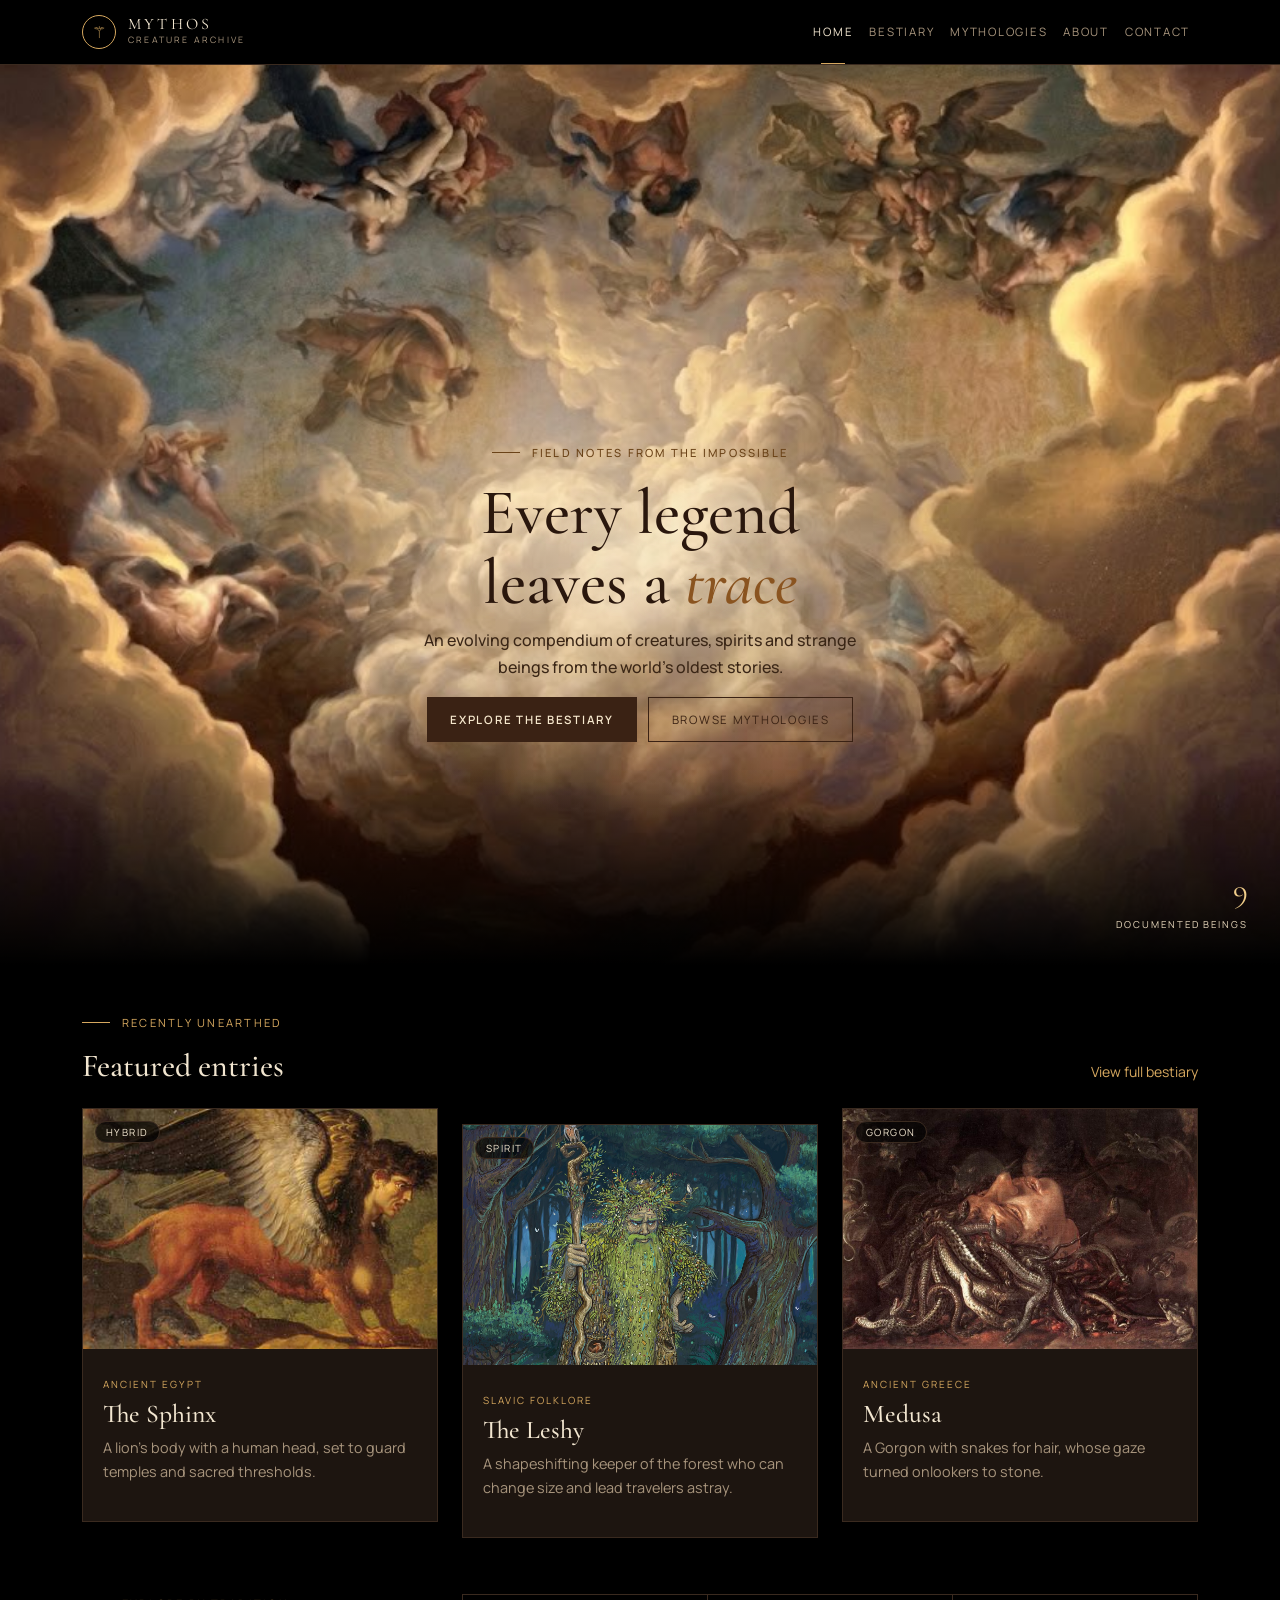
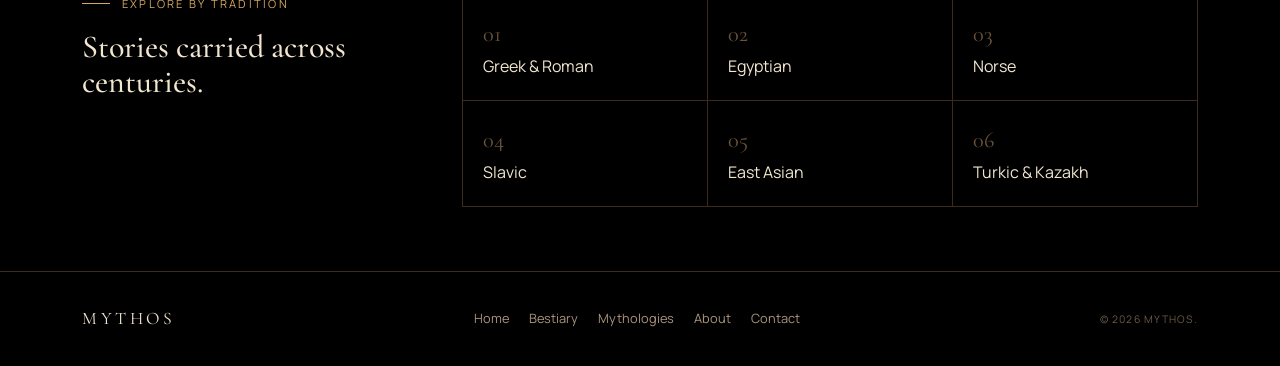
<file: page1/index.html>
<!DOCTYPE html>
<html lang="en" data-bs-theme="dark">
<head>
  <meta charset="UTF-8">
  <meta name="viewport" content="width=device-width, initial-scale=1">
  <title>Home</title>
  <link href="https://cdn.jsdelivr.net/npm/bootstrap@5.3.3/dist/css/bootstrap.min.css" rel="stylesheet">
  <link href="https://fonts.googleapis.com/css2?family=Cormorant+Garamond:ital,wght@0,500;0,600;1,500&family=Manrope:wght@400;500;600&display=swap" rel="stylesheet">
  <link rel="stylesheet" href="styles.css">
  <link rel="stylesheet" href="../additional.css">
</head>
<body>
  <header>
    <nav class="navbar navbar-expand-lg site-nav sticky-top">
      <div class="container">
        <a class="brand" href="../page1/index.html">
          <span class="logo-mark">&#9882;</span>
          <span><span class="brand-name">MYTHOS</span><span class="brand-sub">Creature archive</span></span>
        </a>
        <button class="navbar-toggler" type="button" data-bs-toggle="collapse" data-bs-target="#mainMenu" aria-controls="mainMenu" aria-expanded="false" aria-label="Toggle navigation">
          <span class="navbar-toggler-icon"></span>
        </button>
        <div class="collapse navbar-collapse" id="mainMenu">
          <ul class="navbar-nav ms-auto">
          <li class="nav-item"><a class="nav-link active" aria-current="page" href="../page1/index.html">Home</a></li>
          <li class="nav-item"><a class="nav-link" href="../page2/index.html">Bestiary</a></li>
          <li class="nav-item"><a class="nav-link" href="../page3/index.html">Mythologies</a></li>
          <li class="nav-item"><a class="nav-link" href="../page4/index.html">About</a></li>
          <li class="nav-item"><a class="nav-link" href="../page5/index.html">Contact</a></li>
          </ul>
        </div>
      </div>
    </nav>
  </header>
  <main>
    <section class="hero">
      <img class="hero-bg" src="../images/IMG_9572.JPG" alt="">
      <div class="container hero-content">
        <p class="eyebrow">Field notes from the impossible</p>
        <h1>Every legend<br>leaves a <em>trace</em></h1>
        <p>An evolving compendium of creatures, spirits and strange beings from the world's oldest stories.</p>
        <a href="../page2/index.html" class="btn btn-gold me-2 mb-2">Explore the bestiary</a>
        <a href="../page3/index.html" class="btn btn-ghost mb-2">Browse mythologies</a>
      </div>
      <div class="hero-count"><span id="creature-count">9</span>Documented beings</div>
    </section>

    <section class="container pt-5">
      <p class="eyebrow">Recently unearthed</p>
      <div class="d-flex justify-content-between align-items-end mb-4">
        <h2 class="mb-0">Featured entries</h2>
        <a class="btn-link small text-decoration-none" href="../page2/index.html">View full bestiary</a>
      </div>
      <div class="featured-grid" id="featured-grid"></div>
    </section>

    <section class="container pt-5 mt-4">
      <div class="row g-4">
        <div class="col-12 col-lg-4">
          <p class="eyebrow">Explore by tradition</p>
          <h2>Stories carried across centuries.</h2>
        </div>
        <div class="col-12 col-lg-8">
          <div class="tradition-grid">
          <a class="tradition-cell" href="../page3/index.html"><span class="num">01</span>Greek &amp; Roman</a>
          <a class="tradition-cell" href="../page3/index.html"><span class="num">02</span>Egyptian</a>
          <a class="tradition-cell" href="../page3/index.html"><span class="num">03</span>Norse</a>
          <a class="tradition-cell" href="../page3/index.html"><span class="num">04</span>Slavic</a>
          <a class="tradition-cell" href="../page3/index.html"><span class="num">05</span>East Asian</a>
          <a class="tradition-cell" href="../page3/index.html"><span class="num">06</span>Turkic &amp; Kazakh</a>
          </div>
        </div>
      </div>
    </section>
  </main>
  <footer class="site-footer">
    <div class="container footer-inner">
      <div><div class="footer-brand">MYTHOS</div></div>
      <nav class="footer-links" aria-label="Footer">
        <a href="../page1/index.html">Home</a>
        <a href="../page2/index.html">Bestiary</a>
        <a href="../page3/index.html">Mythologies</a>
        <a href="../page4/index.html">About</a>
        <a href="../page5/index.html">Contact</a>
      </nav>
      <span class="footer-copy">&copy; 2026 Mythos.</span>
    </div>
  </footer>
  <script src="https://code.jquery.com/jquery-3.7.1.min.js"></script>
  <script src="https://cdn.jsdelivr.net/npm/bootstrap@5.3.3/dist/js/bootstrap.bundle.min.js"></script>
  <script src="../js/data.js"></script>
  <script src="../js/main.js"></script>
  <script src="../js/jquery-effects.js"></script>
</body>
</html>
</file>
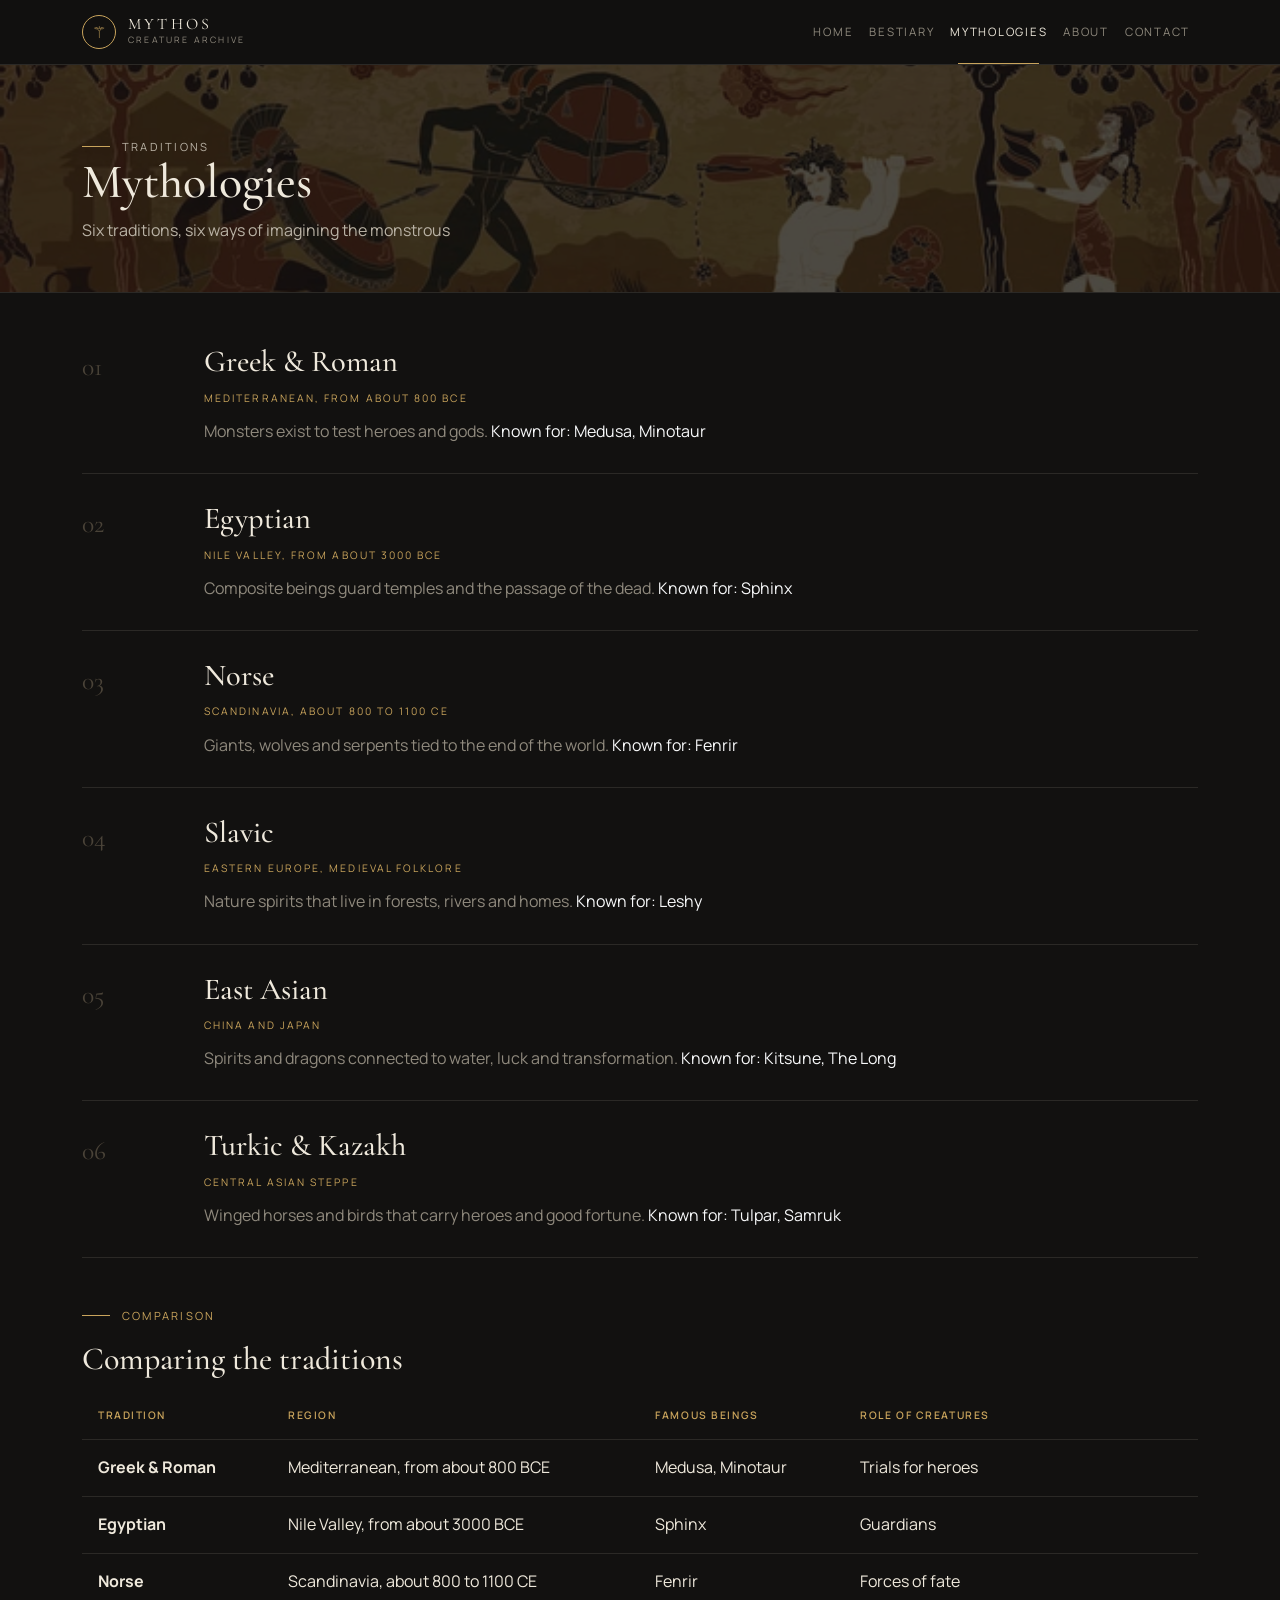
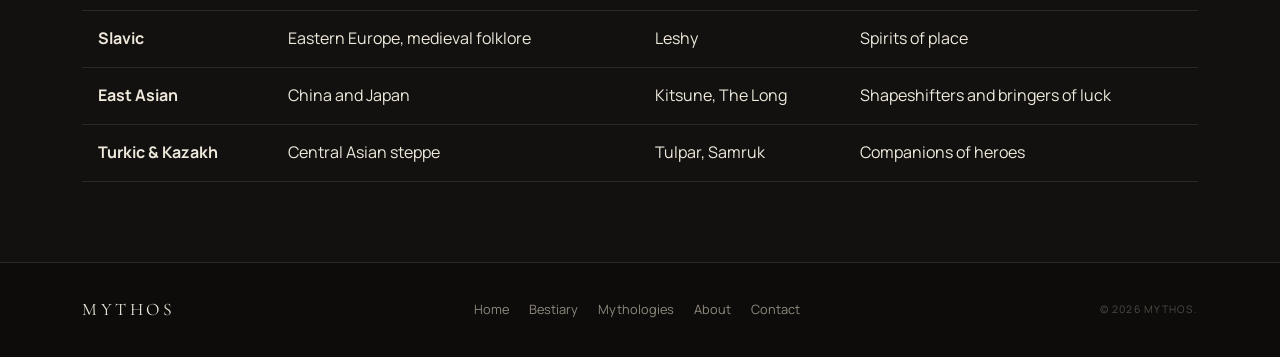
<file: page3/index.html>
<!DOCTYPE html>
<html lang="en" data-bs-theme="dark">
<head>
  <meta charset="UTF-8">
  <meta name="viewport" content="width=device-width, initial-scale=1">
  <title>Mythologies</title>
  <link href="https://cdn.jsdelivr.net/npm/bootstrap@5.3.3/dist/css/bootstrap.min.css" rel="stylesheet">
  <link href="https://fonts.googleapis.com/css2?family=Cormorant+Garamond:ital,wght@0,500;0,600;1,500&family=Manrope:wght@400;500;600&display=swap" rel="stylesheet">
  <link rel="stylesheet" href="styles.css">
  <link rel="stylesheet" href="../additional.css">
</head>
<body>
  <header>
    <nav class="navbar navbar-expand-lg site-nav sticky-top">
      <div class="container">
        <a class="brand" href="../page1/index.html">
          <span class="logo-mark">&#9882;</span>
          <span><span class="brand-name">MYTHOS</span><span class="brand-sub">Creature archive</span></span>
        </a>
        <button class="navbar-toggler" type="button" data-bs-toggle="collapse" data-bs-target="#mainMenu" aria-controls="mainMenu" aria-expanded="false" aria-label="Toggle navigation">
          <span class="navbar-toggler-icon"></span>
        </button>
        <div class="collapse navbar-collapse" id="mainMenu">
          <ul class="navbar-nav ms-auto">
          <li class="nav-item"><a class="nav-link" href="../page1/index.html">Home</a></li>
          <li class="nav-item"><a class="nav-link" href="../page2/index.html">Bestiary</a></li>
          <li class="nav-item"><a class="nav-link active" aria-current="page" href="../page3/index.html">Mythologies</a></li>
          <li class="nav-item"><a class="nav-link" href="../page4/index.html">About</a></li>
          <li class="nav-item"><a class="nav-link" href="../page5/index.html">Contact</a></li>
          </ul>
        </div>
      </div>
    </nav>
  </header>
  <main>
    <section class="banner">
      <img class="banner-bg" src="../images/banner.webp" alt="">
      <div class="container banner-content">
        <p class="eyebrow">Traditions</p>
        <h1>Mythologies</h1>
        <p>Six traditions, six ways of imagining the monstrous</p>
      </div>
    </section>

    <section class="container py-4">
      <article class="tradition-row">
        <div class="tradition-num">01</div>
        <div class="tradition-main">
          <h2>Greek &amp; Roman</h2>
          <span class="tradition-region">Mediterranean, from about 800 BCE</span>
          <p>Monsters exist to test heroes and gods. <span class="text-light">Known for: Medusa, Minotaur</span></p>
        </div>
      </article>
      <article class="tradition-row">
        <div class="tradition-num">02</div>
        <div class="tradition-main">
          <h2>Egyptian</h2>
          <span class="tradition-region">Nile Valley, from about 3000 BCE</span>
          <p>Composite beings guard temples and the passage of the dead. <span class="text-light">Known for: Sphinx</span></p>
        </div>
      </article>
      <article class="tradition-row">
        <div class="tradition-num">03</div>
        <div class="tradition-main">
          <h2>Norse</h2>
          <span class="tradition-region">Scandinavia, about 800 to 1100 CE</span>
          <p>Giants, wolves and serpents tied to the end of the world. <span class="text-light">Known for: Fenrir</span></p>
        </div>
      </article>
      <article class="tradition-row">
        <div class="tradition-num">04</div>
        <div class="tradition-main">
          <h2>Slavic</h2>
          <span class="tradition-region">Eastern Europe, medieval folklore</span>
          <p>Nature spirits that live in forests, rivers and homes. <span class="text-light">Known for: Leshy</span></p>
        </div>
      </article>
      <article class="tradition-row">
        <div class="tradition-num">05</div>
        <div class="tradition-main">
          <h2>East Asian</h2>
          <span class="tradition-region">China and Japan</span>
          <p>Spirits and dragons connected to water, luck and transformation. <span class="text-light">Known for: Kitsune, The Long</span></p>
        </div>
      </article>
      <article class="tradition-row">
        <div class="tradition-num">06</div>
        <div class="tradition-main">
          <h2>Turkic &amp; Kazakh</h2>
          <span class="tradition-region">Central Asian steppe</span>
          <p>Winged horses and birds that carry heroes and good fortune. <span class="text-light">Known for: Tulpar, Samruk</span></p>
        </div>
      </article>
    </section>

    <section class="container pt-4">
      <p class="eyebrow">Comparison</p>
      <h2 class="mb-3">Comparing the traditions</h2>
      <div class="table-wrap">
        <table id="tradition-table" class="table table-hover">
          <thead>
            <tr>
              <th scope="col">Tradition</th>
              <th scope="col">Region</th>
              <th scope="col">Famous beings</th>
              <th scope="col">Role of creatures</th>
            </tr>
          </thead>
          <tbody>
            <tr>
              <th scope="row">Greek &amp; Roman</th>
              <td>Mediterranean, from about 800 BCE</td>
              <td>Medusa, Minotaur</td>
              <td>Trials for heroes</td>
            </tr>
            <tr>
              <th scope="row">Egyptian</th>
              <td>Nile Valley, from about 3000 BCE</td>
              <td>Sphinx</td>
              <td>Guardians</td>
            </tr>
            <tr>
              <th scope="row">Norse</th>
              <td>Scandinavia, about 800 to 1100 CE</td>
              <td>Fenrir</td>
              <td>Forces of fate</td>
            </tr>
            <tr>
              <th scope="row">Slavic</th>
              <td>Eastern Europe, medieval folklore</td>
              <td>Leshy</td>
              <td>Spirits of place</td>
            </tr>
            <tr>
              <th scope="row">East Asian</th>
              <td>China and Japan</td>
              <td>Kitsune, The Long</td>
              <td>Shapeshifters and bringers of luck</td>
            </tr>
            <tr>
              <th scope="row">Turkic &amp; Kazakh</th>
              <td>Central Asian steppe</td>
              <td>Tulpar, Samruk</td>
              <td>Companions of heroes</td>
            </tr>
          </tbody>
        </table>
      </div>
    </section>
  </main>
  <footer class="site-footer">
    <div class="container footer-inner">
      <div><div class="footer-brand">MYTHOS</div></div>
      <nav class="footer-links" aria-label="Footer">
        <a href="../page1/index.html">Home</a>
        <a href="../page2/index.html">Bestiary</a>
        <a href="../page3/index.html">Mythologies</a>
        <a href="../page4/index.html">About</a>
        <a href="../page5/index.html">Contact</a>
      </nav>
      <span class="footer-copy">&copy; 2026 Mythos.</span>
    </div>
  </footer>
  <script src="https://code.jquery.com/jquery-3.7.1.min.js"></script>
  <script src="https://cdn.jsdelivr.net/npm/bootstrap@5.3.3/dist/js/bootstrap.bundle.min.js"></script>
  <script src="../js/data.js"></script>
  <script src="../js/main.js"></script>
  <script src="../js/jquery-effects.js"></script>
</body>
</html>
</file>
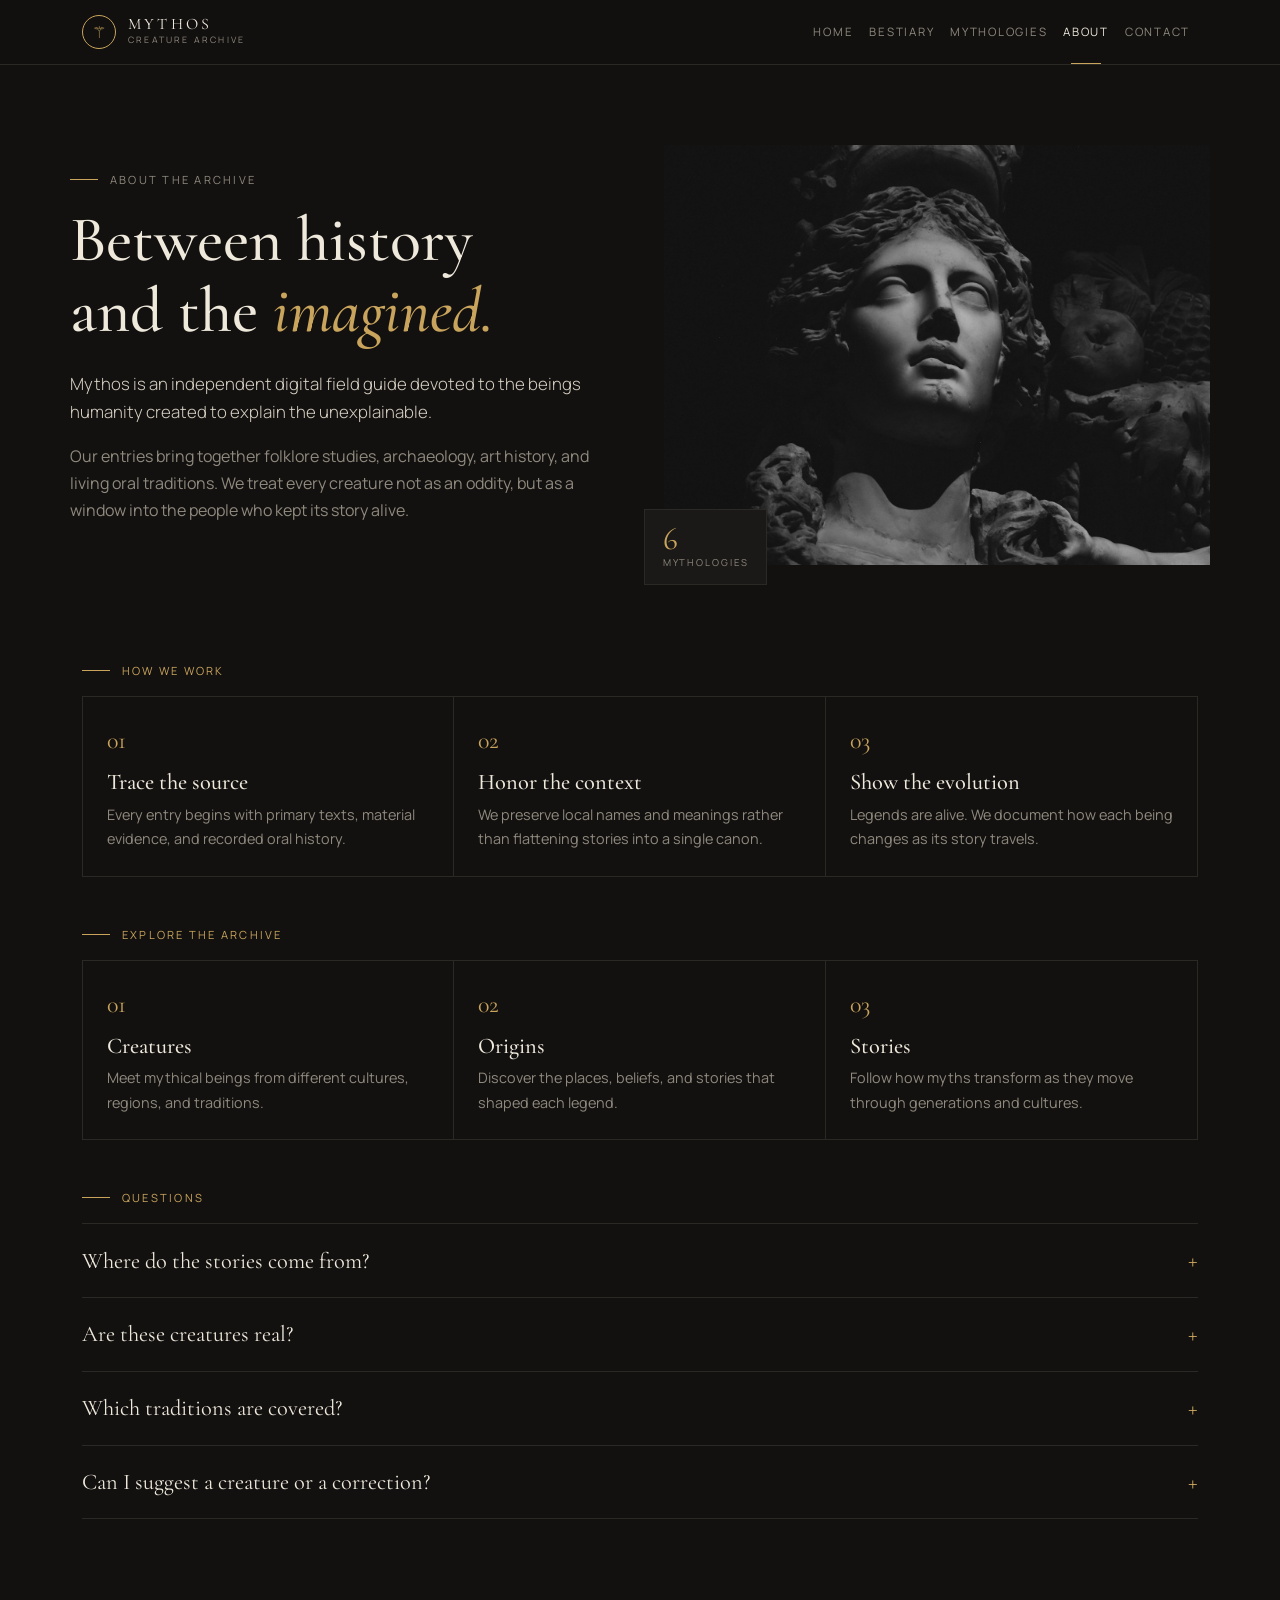
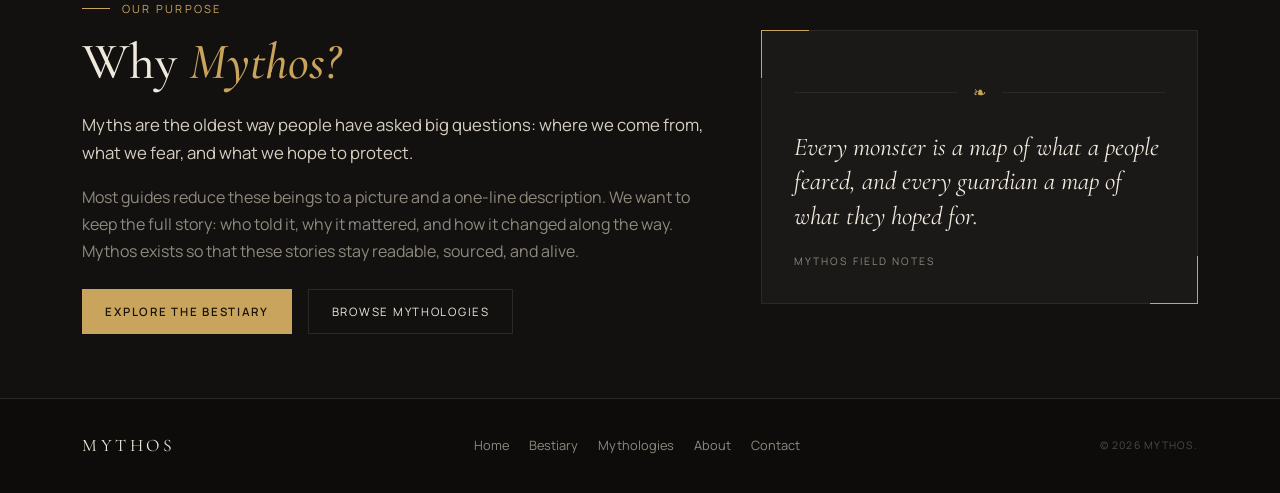
<file: page4/index.html>
<!DOCTYPE html>
<html lang="en" data-bs-theme="dark">
<head>
  <meta charset="UTF-8">
  <meta name="viewport" content="width=device-width, initial-scale=1">
  <title>About | Mythos Creature Archive</title>
  <link href="https://cdn.jsdelivr.net/npm/bootstrap@5.3.3/dist/css/bootstrap.min.css" rel="stylesheet">
  <link href="https://fonts.googleapis.com/css2?family=Cormorant+Garamond:ital,wght@0,500;0,600;1,500&family=Manrope:wght@400;500;600&display=swap" rel="stylesheet">
  <link rel="stylesheet" href="styles.css">
  <link rel="stylesheet" href="../additional.css">
</head>
<body>
  <header>
    <nav class="navbar navbar-expand-lg site-nav sticky-top">
      <div class="container">
        <a class="brand" href="../page1/index.html">
          <span class="logo-mark">&#9882;</span>
          <span><span class="brand-name">MYTHOS</span><span class="brand-sub">Creature archive</span></span>
        </a>
        <button class="navbar-toggler" type="button" data-bs-toggle="collapse" data-bs-target="#mainMenu" aria-controls="mainMenu" aria-expanded="false" aria-label="Toggle navigation">
          <span class="navbar-toggler-icon"></span>
        </button>
        <div class="collapse navbar-collapse" id="mainMenu">
          <ul class="navbar-nav ms-auto">
          <li class="nav-item"><a class="nav-link" href="../page1/index.html">Home</a></li>
          <li class="nav-item"><a class="nav-link" href="../page2/index.html">Bestiary</a></li>
          <li class="nav-item"><a class="nav-link" href="../page3/index.html">Mythologies</a></li>
          <li class="nav-item"><a class="nav-link active" aria-current="page" href="../page4/index.html">About</a></li>
          <li class="nav-item"><a class="nav-link" href="../page5/index.html">Contact</a></li>
          </ul>
        </div>
      </div>
    </nav>
  </header>
  <main>
    <section class="container about-hero">
      <div class="row align-items-center g-5">
        <div class="col-12 col-lg-6">
          <p class="eyebrow">About the archive</p>
          <h1>Between history<br>and the <em>imagined.</em></h1>
          <p class="lead mt-4">Mythos is an independent digital field guide devoted to the beings humanity created to explain the unexplainable.</p>
          <p>Our entries bring together folklore studies, archaeology, art history, and living oral traditions. We treat every creature not as an oddity, but as a window into the people who kept its story alive.</p>
        </div>
        <div class="col-12 col-lg-6">
          <figure class="about-figure">
            <img src="../images/photo-1670813885725-e3c5391dcd31.jpeg" alt="Marble sculpture of a face looking upward">
            <figcaption class="about-stat"><span>6</span>Mythologies</figcaption>
          </figure>
        </div>
      </div>
    </section>

    <section class="container pt-5">
      <p class="eyebrow">How we work</p>
      <div class="info-grid">
        <div class="info-cell">
          <span class="num">01</span>
          <h3>Trace the source</h3>
          <p>Every entry begins with primary texts, material evidence, and recorded oral history.</p>
        </div>
        <div class="info-cell">
          <span class="num">02</span>
          <h3>Honor the context</h3>
          <p>We preserve local names and meanings rather than flattening stories into a single canon.</p>
        </div>
        <div class="info-cell">
          <span class="num">03</span>
          <h3>Show the evolution</h3>
          <p>Legends are alive. We document how each being changes as its story travels.</p>
        </div>
      </div>
    </section>

    <section class="container pt-5">
      <p class="eyebrow">Explore the archive</p>
      <div class="info-grid explore-grid">
        <div class="info-cell">
          <span class="num">01</span>
          <h3>Creatures</h3>
          <p>Meet mythical beings from different cultures, regions, and traditions.</p>
        </div>
        <div class="info-cell">
          <span class="num">02</span>
          <h3>Origins</h3>
          <p>Discover the places, beliefs, and stories that shaped each legend.</p>
        </div>
        <div class="info-cell">
          <span class="num">03</span>
          <h3>Stories</h3>
          <p>Follow how myths transform as they move through generations and cultures.</p>
        </div>
      </div>
    </section>

    <section class="container pt-5">
      <p class="eyebrow">Questions</p>
      <div class="faq">
        <div class="faq-item">
          <button type="button" class="faq-question">Where do the stories come from?</button>
          <p class="faq-answer">Every entry begins with primary texts, material evidence, and recorded oral history.</p>
        </div>
        <div class="faq-item">
          <button type="button" class="faq-question">Are these creatures real?</button>
          <p class="faq-answer">No. They are figures from myths and folklore. The archive records the stories people told about them.</p>
        </div>
        <div class="faq-item">
          <button type="button" class="faq-question">Which traditions are covered?</button>
          <p class="faq-answer">Six: Greek &amp; Roman, Egyptian, Norse, Slavic, East Asian, and Turkic &amp; Kazakh.</p>
        </div>
        <div class="faq-item">
          <button type="button" class="faq-question">Can I suggest a creature or a correction?</button>
          <p class="faq-answer">Yes. Send us the story, source or correction on the <a href="../page5/index.html">Contact page</a>.</p>
        </div>
      </div>
    </section>

    <section class="container purpose">
      <div class="row align-items-center g-5">
        <div class="col-12 col-lg-7">
          <p class="eyebrow">Our purpose</p>
          <h2 class="purpose-title">Why <em>Mythos?</em></h2>
          <p class="purpose-lead">Myths are the oldest way people have asked big questions: where we come from, what we fear, and what we hope to protect.</p>
          <p class="purpose-text">Most guides reduce these beings to a picture and a one-line description. We want to keep the full story: who told it, why it mattered, and how it changed along the way. Mythos exists so that these stories stay readable, sourced, and alive.</p>
          <div class="d-flex flex-wrap gap-3 mt-4">
            <a class="btn btn-gold" href="../page2/index.html">Explore the bestiary</a>
            <a class="btn btn-ghost" href="../page3/index.html">Browse mythologies</a>
          </div>
        </div>
        <div class="col-12 col-lg-5">
          <figure class="purpose-quote">
            <div class="purpose-ornament" aria-hidden="true"><span>&#10087;</span></div>
            <blockquote>
              <p>Every monster is a map of what a people feared, and every guardian a map of what they hoped for.</p>
            </blockquote>
            <figcaption>Mythos field notes</figcaption>
          </figure>
        </div>
      </div>
    </section>
  </main>
  <footer class="site-footer">
    <div class="container footer-inner">
      <div><div class="footer-brand">MYTHOS</div></div>
      <nav class="footer-links" aria-label="Footer">
        <a href="../page1/index.html">Home</a>
        <a href="../page2/index.html">Bestiary</a>
        <a href="../page3/index.html">Mythologies</a>
        <a href="../page4/index.html">About</a>
        <a href="../page5/index.html">Contact</a>
      </nav>
      <span class="footer-copy">&copy; 2026 Mythos.</span>
    </div>
  </footer>
  <script src="https://code.jquery.com/jquery-3.7.1.min.js"></script>
  <script src="https://cdn.jsdelivr.net/npm/bootstrap@5.3.3/dist/js/bootstrap.bundle.min.js"></script>
  <script src="../js/data.js"></script>
  <script src="../js/main.js"></script>
  <script src="../js/jquery-effects.js"></script>
</body>
</html>
</file>
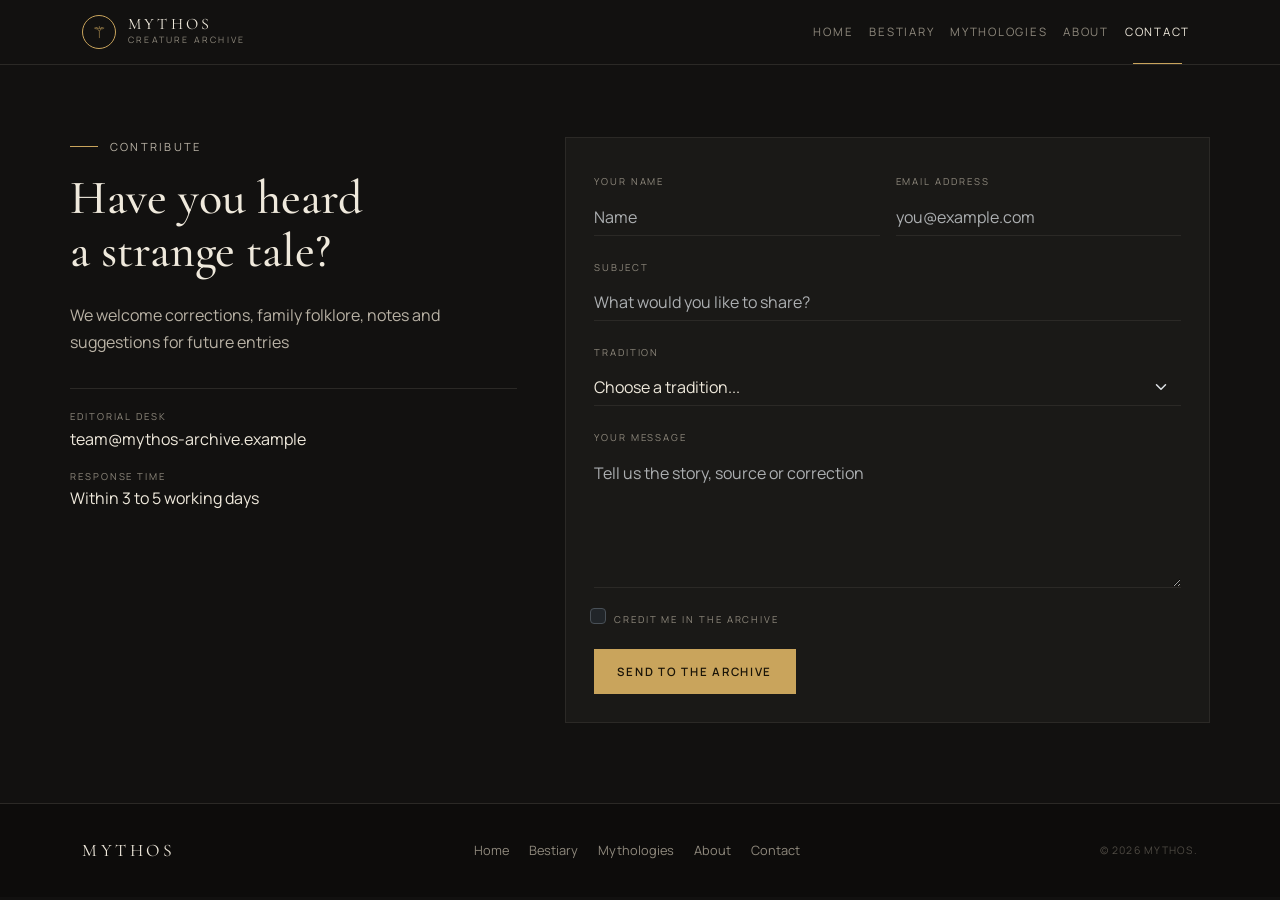
<file: page5/index.html>
<!DOCTYPE html>
<html lang="en" data-bs-theme="dark">
<head>
  <meta charset="UTF-8">
  <meta name="viewport" content="width=device-width, initial-scale=1">
  <title>Contact</title>
  <link href="https://cdn.jsdelivr.net/npm/bootstrap@5.3.3/dist/css/bootstrap.min.css" rel="stylesheet">
  <link href="https://fonts.googleapis.com/css2?family=Cormorant+Garamond:ital,wght@0,500;0,600;1,500&family=Manrope:wght@400;500;600&display=swap" rel="stylesheet">
  <link rel="stylesheet" href="styles.css">
  <link rel="stylesheet" href="../additional.css">
</head>
<body>
  <header>
    <nav class="navbar navbar-expand-lg site-nav sticky-top">
      <div class="container">
        <a class="brand" href="../page1/index.html">
          <span class="logo-mark">&#9882;</span>
          <span><span class="brand-name">MYTHOS</span><span class="brand-sub">Creature archive</span></span>
        </a>
        <button class="navbar-toggler" type="button" data-bs-toggle="collapse" data-bs-target="#mainMenu" aria-controls="mainMenu" aria-expanded="false" aria-label="Toggle navigation">
          <span class="navbar-toggler-icon"></span>
        </button>
        <div class="collapse navbar-collapse" id="mainMenu">
          <ul class="navbar-nav ms-auto">
          <li class="nav-item"><a class="nav-link" href="../page1/index.html">Home</a></li>
          <li class="nav-item"><a class="nav-link" href="../page2/index.html">Bestiary</a></li>
          <li class="nav-item"><a class="nav-link" href="../page3/index.html">Mythologies</a></li>
          <li class="nav-item"><a class="nav-link" href="../page4/index.html">About</a></li>
          <li class="nav-item"><a class="nav-link active" aria-current="page" href="../page5/index.html">Contact</a></li>
          </ul>
        </div>
      </div>
    </nav>
  </header>
  <main class="container contact-wrap">
    <div class="row g-5">
      <div class="col-12 col-lg-5">
        <p class="eyebrow">Contribute</p>
        <h1>Have you heard<br>a strange tale?</h1>
        <p class="mt-4">We welcome corrections, family folklore, notes and suggestions for future entries</p>
        <div class="contact-detail">
          <div><small>Editorial desk</small>team@mythos-archive.example</div>
          <div><small>Response time</small>Within 3 to 5 working days</div>
        </div>
      </div>
      <div class="col-12 col-lg-7">
        <form class="form-panel" id="contact-form" action="#" novalidate>
          <div id="form-success" class="alert alert-success d-none" role="status">
            <span id="form-success-text"></span>
            <button type="button" class="btn-close float-end" aria-label="Close"></button>
          </div>
          <div class="row g-3">
            <div class="col-12 col-md-6">
              <label for="name" class="form-label">Your name</label>
              <input type="text" class="form-control" id="name" name="name" placeholder="Name">
              <div class="invalid-feedback" id="name-error"></div>
            </div>
            <div class="col-12 col-md-6">
              <label for="email" class="form-label">Email address</label>
              <input type="email" class="form-control" id="email" name="email" placeholder="you@example.com">
              <div class="invalid-feedback" id="email-error"></div>
            </div>
            <div class="col-12">
              <label for="subject" class="form-label">Subject</label>
              <input type="text" class="form-control" id="subject" name="subject" placeholder="What would you like to share?">
              <div class="invalid-feedback" id="subject-error"></div>
            </div>
            <div class="col-12">
              <label for="tradition" class="form-label">Tradition</label>
              <select class="form-select" id="tradition" name="tradition">
                <option value="">Choose a tradition...</option>
                <option>Greek &amp; Roman</option>
                <option>Egyptian</option>
                <option>Norse</option>
                <option>Slavic</option>
                <option>East Asian</option>
                <option>Turkic &amp; Kazakh</option>
                <option>Other</option>
              </select>
              <div class="invalid-feedback" id="tradition-error"></div>
            </div>
            <div class="col-12">
              <label for="message" class="form-label">Your message</label>
              <textarea class="form-control" id="message" name="message" rows="5" placeholder="Tell us the story, source or correction"></textarea>
              <div class="invalid-feedback" id="message-error"></div>
            </div>
            <div class="col-12 form-check ms-1">
              <input class="form-check-input" type="checkbox" id="credit" name="credit">
              <label class="form-check-label" for="credit">Credit me in the archive</label>
            </div>
            <div class="col-12">
              <button type="submit" class="btn btn-gold">Send to the archive</button>
            </div>
          </div>
        </form>
      </div>
    </div>
  </main>
  <footer class="site-footer">
    <div class="container footer-inner">
      <div><div class="footer-brand">MYTHOS</div></div>
      <nav class="footer-links" aria-label="Footer">
        <a href="../page1/index.html">Home</a>
        <a href="../page2/index.html">Bestiary</a>
        <a href="../page3/index.html">Mythologies</a>
        <a href="../page4/index.html">About</a>
        <a href="../page5/index.html">Contact</a>
      </nav>
      <span class="footer-copy">&copy; 2026 Mythos.</span>
    </div>
  </footer>
  <script src="https://code.jquery.com/jquery-3.7.1.min.js"></script>
  <script src="https://cdn.jsdelivr.net/npm/bootstrap@5.3.3/dist/js/bootstrap.bundle.min.js"></script>
  <script src="../js/data.js"></script>
  <script src="../js/main.js"></script>
  <script src="../js/contact.js"></script>
  <script src="../js/jquery-effects.js"></script>
</body>
</html>
</file>
<file: page1/styles.css>
:root {
  --bg: #000000;
  --panel: #1d1510;
  --line: #3a2a1f;
  --text: #f2e6d0;
  --muted: #a8957d;
  --gold: #d6a85f;
}
body {
  background-color: var(--bg);
  color: var(--text);
  font-family: "Manrope", Arial, sans-serif;
  line-height: 1.7;
}
h1, h2, h3, h4 {
  font-family: "Cormorant Garamond", Georgia, serif;
  font-weight: 500;
  line-height: 1.1;
}
h1 {
  font-size: clamp(2.4rem, 6vw, 4rem);
}
h1 em {
  color: var(--gold);
}
a {
  color: var(--gold);
}
.muted {
  color: var(--muted);
}

.eyebrow {
  display: flex;
  align-items: center;
  gap: 0.75rem;
  font-size: 0.7rem;
  letter-spacing: 0.2em;
  text-transform: uppercase;
  color: var(--gold);
  margin-bottom: 1rem;
}
.eyebrow::before {
  content: "";
  width: 28px;
  height: 1px;
  background-color: var(--gold);
}

.site-nav {
  background-color: rgba(0, 0, 0, 0.94);
  border-bottom: 1px solid var(--line);
  padding: 0.9rem 0;
}
.brand {
  display: flex;
  align-items: center;
  gap: 0.75rem;
  text-decoration: none;
}
.logo-mark {
  width: 34px;
  height: 34px;
  border: 1px solid var(--gold);
  border-radius: 50%;
  display: flex;
  align-items: center;
  justify-content: center;
  color: var(--gold);
}
.brand-name {
  display: block;
  font-family: "Cormorant Garamond", serif;
  letter-spacing: 0.2em;
  color: var(--text);
  line-height: 1.1;
}
.brand-sub {
  display: block;
  font-size: 0.55rem;
  letter-spacing: 0.25em;
  text-transform: uppercase;
  color: var(--muted);
}
.site-nav .nav-link {
  position: relative;
  font-size: 0.72rem;
  letter-spacing: 0.15em;
  text-transform: uppercase;
  color: var(--muted);
  padding: 0.5rem 1rem;
}
.site-nav .nav-link:hover, .site-nav .nav-link.active {
  color: var(--text);
}
.site-nav .nav-link.active::after {
  content: "";
  position: absolute;
  left: 1rem;
  right: 1rem;
  bottom: -0.9rem;
  height: 1px;
  background-color: var(--gold);
}

.btn-gold, .btn-ghost {
  font-size: 0.72rem;
  letter-spacing: 0.15em;
  text-transform: uppercase;
  border-radius: 0;
  padding: 0.8rem 1.4rem;
}
.btn-gold {
  background-color: var(--gold);
  color: #1a1408;
  border: 1px solid var(--gold);
  font-weight: 600;
}
.btn-gold:hover {
  background-color: #e3bc7a;
  color: #1a1408;
}
.btn-ghost {
  background: transparent;
  color: var(--text);
  border: 1px solid var(--line);
}
.btn-ghost:hover {
  border-color: var(--gold);
  color: var(--gold);
}

.entry-card {
  position: relative;
  background-color: var(--panel);
  border: 1px solid var(--line);
  overflow: hidden;
  height: 100%;
}
.entry-card img {
  display: block;
  width: 100%;
  height: 240px;
  object-fit: cover;
}
.entry-tag {
  position: absolute;
  top: 12px;
  left: 12px;
  background-color: rgba(0, 0, 0, 0.65);
  border: 1px solid var(--line);
  border-radius: 20px;
  padding: 2px 10px;
  font-size: 0.62rem;
  letter-spacing: 0.15em;
  text-transform: uppercase;
}
.entry-body {
  padding: 1.25rem;
}
.entry-origin {
  font-size: 0.62rem;
  letter-spacing: 0.2em;
  text-transform: uppercase;
  color: var(--gold);
}
.entry-body h3 {
  font-size: 1.6rem;
  margin: 0.25rem 0 0.5rem;
}
.entry-body p {
  color: var(--muted);
  font-size: 0.9rem;
  margin: 0;
}

.site-footer {
  background-color: #000000;
  border-top: 1px solid var(--line);
  padding: 2rem 0;
  margin-top: 4rem;
}
.footer-inner {
  display: flex;
  justify-content: space-between;
  align-items: center;
  gap: 1.5rem;
}
.footer-brand {
  font-family: "Cormorant Garamond", serif;
  letter-spacing: 0.2em;
  font-size: 1.1rem;
}
.footer-links {
  display: flex;
  gap: 1.25rem;
}
.footer-links a {
  color: var(--muted);
  text-decoration: none;
  font-size: 0.8rem;
}
.footer-links a:hover {
  color: var(--gold);
}
.footer-copy {
  font-size: 0.65rem;
  letter-spacing: 0.12em;
  text-transform: uppercase;
  color: #6b5a47;
}

.hero {
  position: relative;
  display: flex;
  align-items: center;
  justify-content: center;
  min-height: 100vh;
  overflow: hidden;
}
.hero-bg {
  position: absolute;
  top: 0;
  left: 0;
  width: 100%;
  height: 100%;
  object-fit: cover;
  object-position: 48% 50%;
  opacity: 1;
}

.hero::after {
  content: "";
  position: absolute;
  left: 0;
  right: 0;
  bottom: 0;
  height: 22%;
  background: linear-gradient(to bottom, rgba(0, 0, 0, 0), var(--bg));
  z-index: 1;
  pointer-events: none;
}

.hero-content {
  position: relative;
  z-index: 2;
  max-width: 640px;
  text-align: center;
  padding-top: 26vh;
  padding-bottom: 8vh;
}

.hero-content::before {
  content: "";
  position: absolute;
  inset: 12% -6% 0;
  background: radial-gradient(ellipse at center, rgba(246, 232, 205, 0.6) 0%, rgba(246, 232, 205, 0) 70%);
  z-index: -1;
  pointer-events: none;
}

.hero-content h1 {
  color: #2a170d;
  text-shadow: 0 0 22px rgba(255, 240, 215, 0.6);
}
.hero-content h1 em {
  color: #8a5420;
}
.hero-content p {
  max-width: 480px;
  margin-left: auto;
  margin-right: auto;
  color: #3a2616;
  font-weight: 500;
}
.hero-content .eyebrow {
  justify-content: center;
  color: #6b4318;
}
.hero-content .eyebrow::before {
  background-color: #6b4318;
}

.hero-content .btn-gold {
  background-color: #3a2214;
  border-color: #3a2214;
  color: #f6e8cd;
}
.hero-content .btn-gold:hover {
  background-color: #52311d;
  border-color: #52311d;
  color: #fff3dc;
}
.hero-content .btn-ghost {
  color: #3a2214;
  border-color: #3a2214;
}
.hero-content .btn-ghost:hover {
  background-color: rgba(58, 34, 20, 0.1);
  color: #2a170d;
  border-color: #2a170d;
}

.hero-count {
  position: absolute;
  right: 2rem;
  bottom: 2rem;
  z-index: 2;
  text-align: right;
  font-size: 0.6rem;
  letter-spacing: 0.2em;
  text-transform: uppercase;
  color: #e9d9bd;
}
.hero-count span {
  display: block;
  font-family: "Cormorant Garamond", serif;
  font-size: 2rem;
  color: #f0cd8a;
  letter-spacing: 0;
}

.cloud {
  display: none;
}

.featured-grid {
  display: grid;
  grid-template-columns: repeat(3, 1fr);
  gap: 1.5rem;
}

.featured-grid > :nth-child(2) {
  margin-top: 1rem;
}

.tradition-grid {
  display: grid;
  grid-template-columns: repeat(3, 1fr);
  border-top: 1px solid var(--line);
  border-left: 1px solid var(--line);
}

.tradition-cell {
  display: block;
  padding: 1.25rem;
  border-right: 1px solid var(--line);
  border-bottom: 1px solid var(--line);
  text-decoration: none;
  color: var(--text);
}
.tradition-cell:hover {
  background-color: var(--panel);
}
.tradition-cell .num {
  display: block;
  font-family: "Cormorant Garamond", serif;
  font-size: 1.4rem;
  color: #6b5438;
}

@media (max-width: 992px) {
  .featured-grid {
    grid-template-columns: repeat(2, 1fr);
  }
  .featured-grid > :nth-child(2) {
    margin-top: 0;
  }
  .hero-count {
    display: none;
  }
  .site-nav .nav-link.active {
    color: var(--gold);
  }
  .site-nav .nav-link.active::after {
    display: none;
  }
  .footer-inner {
    flex-wrap: wrap;
    justify-content: center;
    text-align: center;
  }
}

@media (max-width: 768px) {
  .hero-content {
    padding-top: 20vh;
  }
}

@media (max-width: 576px) {
  .featured-grid, .tradition-grid {
    grid-template-columns: 1fr;
  }
  .hero {
    min-height: 80vh;
  }
}
</file>
<file: additional.css>
.entry-card { 
  transition: transform 0.25s ease, 
  border-color 0.25s ease; 
}
.entry-card:hover { 
  border-color: var(--gold); 
  transform: translateY(-4px); 
}

.fav-btn {
  position: absolute;
  top: 10px;
  right: 10px;
  width: 36px;
  height: 36px;
  border-radius: 50%;
  background: rgba(0, 0, 0, 0.65);
  border: 1px solid var(--line);
  color: var(--text);
  font-size: 1.1rem;
  line-height: 1;
  cursor: pointer;
  transition: all 0.2s ease;
}
.fav-btn:hover,
.fav-btn:focus-visible {
  border-color: var(--gold);
  color: var(--gold);
}
.fav-btn.active {
  color: var(--gold);
  border-color: var(--gold);
  background: rgba(201, 164, 92, 0.18);
}
.details-btn {
  margin-top: 0.9rem;
  padding: 0;
  background: none;
  border: 0;
  color: var(--gold);
  font-size: 0.7rem;
  letter-spacing: 0.15em;
  text-transform: uppercase;
}
.details-btn:hover {
  text-decoration: underline;
}

.controls {
  margin-bottom: 2rem;
}
.controls label,
.form-label {
  font-size: 0.65rem;
  letter-spacing: 0.2em;
  text-transform: uppercase;
  color: var(--muted);
}
.controls .form-control,
.controls .form-select {
  background-color: var(--panel);
  color: var(--text);
  border: 1px solid var(--line);
  border-radius: 0;
}
.controls .form-control:focus,
.controls .form-select:focus {
  border-color: var(--gold);
  box-shadow: none;
}
#favorites-toggle.active {
  border-color: var(--gold);
  color: var(--gold);
}

.creature-modal {
  background: var(--panel);
  border: 1px solid var(--line);
  border-radius: 0;
  color: var(--text);
}
.creature-modal .modal-footer {
  border-top: 1px solid var(--line);
}
.modal-img {
  width: 100%;
  height: 260px;
  object-fit: cover;
}

.tradition-row {
  cursor: pointer;
}
.tradition-row:hover .tradition-num,
.tradition-row.open .tradition-num {
  color: var(--gold);
}
.tradition-details {
  display: none;
}

.form-panel .form-control.is-invalid,
.form-panel .form-select.is-invalid {
  border-bottom-color: #e5736a;
  background-image: none;
  padding-right: 0;
}
.form-panel .form-control.is-valid,
.form-panel .form-select.is-valid {
  border-bottom-color: #6fb98f;
  background-image: none;
  padding-right: 0;
}
.form-panel label.label-active {
  color: var(--gold);
}
.form-panel .invalid-feedback {
  font-size: 0.8rem;
}
.form-panel .alert .btn-close {
  filter: invert(1);
}

.faq {
  border-top: 1px solid var(--line);
}
.faq-item {
  border-bottom: 1px solid var(--line);
}
.faq-question {
  display: flex;
  justify-content: space-between;
  align-items: center;
  width: 100%;
  padding: 1rem 0;
  background: none;
  border: 0;
  color: var(--text);
  text-align: left;
  font-family: "Cormorant Garamond", Georgia, serif;
  font-size: 1.4rem;
}
.faq-question:hover,
.faq-question.open {
  color: var(--gold);
}
.faq-question::after {
  content: "+";
  color: var(--gold);
  font-size: 1.5rem;
}
.faq-question.open::after {
  content: "\2212";
}
.faq-answer {
  display: none;
  max-width: 640px;
  margin: 0 0 1rem;
  color: var(--muted);
}

@media (max-width: 992px) {
  .contact-wrap {
    padding: 3rem 0 0;
  }
}
@media (max-width: 576px) {
  .form-panel {
    padding: 1.25rem 1rem;
  }
}

@media (max-width: 992px) {
  .site-nav .nav-link.active {
    color: var(--gold);
  }
  .site-nav .nav-link.active::after {
    display: none;
  }
  .footer-inner {
    flex-wrap: wrap;
    justify-content: center;
    text-align: center;
  }
}
@media (max-width: 576px) {
  .footer-links {
    flex-wrap: wrap;
    justify-content: center;
  }
}
</file>
<file: page3/styles.css>
:root {
  --bg: #121110;
  --panel: #1a1917;
  --line: #2b2926;
  --text: #efe9dc;
  --muted: #8f897d;
  --gold: #c9a45c;
}

body { 
    background-color: var(--bg); 
    color: var(--text); 
    font-family: "Manrope", Arial, sans-serif; 
    line-height: 1.7; 
}

h1, h2, h3, h4 { 
    font-family: "Cormorant Garamond", Georgia, serif; 
    font-weight: 500; 
    line-height: 1.1; 
}

h1 { 
    font-size: 48px;
}
h1 em { 
    color: var(--gold); 
}

a { 
    color: var(--gold); 
    text-decoration: none; 
}
.muted { 
    color: var(--muted); 
}

.eyebrow { 
    display: flex; 
    align-items: center; 
    gap: 0.75rem; 
    font-size: 0.7rem; 
    letter-spacing: 0.2em; 
    text-transform: uppercase; 
    color: var(--gold); 
    margin-bottom: 1rem; 
}
.eyebrow::before { 
    content: ""; 
    width: 28px; 
    height: 1px; 
    background-color: var(--gold); 
}

.site-nav {
    background-color: rgba(18, 17, 16, 0.96); 
    border-bottom: 1px solid var(--line);
    padding: 0.9rem 0; 
}
.brand { 
    display: flex; 
    align-items: center; 
    gap: 0.75rem; 
    text-decoration: none; 
}
.logo-mark { 
    width: 34px; 
    height: 34px; 
    border: 1px solid var(--gold); 
    border-radius: 50%; 
    display: flex; 
    align-items: center; 
    justify-content: center; 
    color: var(--gold); 
}
.brand-name { 
    display: block; 
    font-family: "Cormorant Garamond", serif; 
    letter-spacing: 0.2em; 
    color: var(--text); 
    line-height: 1.1; 
}
.brand-sub { 
    display: block; 
    font-size: 0.55rem; 
    letter-spacing: 0.25em; 
    text-transform: uppercase; 
    color: var(--muted); 
}
.site-nav .nav-link { 
    position: relative; 
    font-size: 0.72rem; 
    letter-spacing: 0.15em; 
    text-transform: uppercase; 
    color: var(--muted); 
    padding: 0.5rem 1rem; 
}
.site-nav .nav-link:hover, .site-nav .nav-link.active { 
    color: var(--text); 
}
.site-nav .nav-link.active::after { 
    content: ""; 
    position: absolute; 
    left: 1rem; 
    right: 1rem; 
    bottom: -0.9rem; 
    height: 1px; 
    background-color: var(--gold); 
}

.site-footer { 
    background-color: #0d0c0b; 
    border-top: 1px solid var(--line); 
    padding: 2rem 0; 
    margin-top: 4rem; 
}
.footer-inner { 
    display: flex; 
    justify-content: space-between; 
    align-items: center; 
    gap: 1.5rem; 
}
.footer-brand { 
    font-family: "Cormorant Garamond", serif; 
    letter-spacing: 0.2em; 
    font-size: 1.1rem; 
}
.footer-links { 
    display: flex; 
    gap: 1.25rem; 
}
.footer-links a { 
    color: var(--muted); 
    text-decoration: none; 
    font-size: 0.8rem; 
}
.footer-links a:hover { 
    color: var(--gold); 
}
.footer-copy { 
    font-size: 0.65rem; 
    letter-spacing: 0.12em; 
    text-transform: uppercase; 
    color: #4f4b44; 
}
.banner { 
    position: relative; 
    overflow: hidden; 
    padding: 4.5rem 0 3rem; 
    border-bottom: 1px solid var(--line); }
.banner-bg { 
    position: absolute; 
    top: 0; 
    left: 0; 
    width: 100%; 
    height: 100%; 
    object-fit: cover; 
    opacity: 0.25; 
}
.banner-content {
    position: relative; 
    z-index: 1; 
}
.banner-content p { 
    color: #b9b2a5; 
    max-width: 420px; 
    margin: 0; 
}

.tradition-row { 
    display: flex; 
    gap: 2rem; 
    padding: 1.75rem 0; 
    border-bottom: 1px solid var(--line); 
}
.tradition-num { 
    flex: 0 0 90px; 
    font-family: "Cormorant Garamond", serif; 
    font-size: 1.6rem; 
    color: #4a4338; 
}
.tradition-main { 
    flex: 1; 
}
.tradition-main h2 { 
    font-size: 1.9rem; 
    margin-bottom: 0.25rem; 
}
.tradition-region { 
    font-size: 0.65rem; 
    letter-spacing: 0.2em; 
    text-transform: uppercase; 
    color: var(--gold); 
}
.tradition-main p { 
    color: var(--muted); 
    margin: 0.5rem 0 0; 
}
.table-wrap {
    overflow-x: auto;
}

#tradition-table {
    --bs-table-bg: transparent;
    --bs-table-color: var(--text);
    --bs-table-border-color: var(--line);
}

#tradition-table caption {
    color: var(--muted);
    font-size: 0.8rem;
}

#tradition-table thead th {
    font-size: 0.65rem;
    letter-spacing: 0.15em;
    text-transform: uppercase;
    color: var(--gold);
    font-weight: 600;
}
#tradition-table td,
#tradition-table th {
    padding: 0.9rem 1rem;
}

@media (max-width: 992px) {
    .tradition-num {
        flex-basis: 60px;
    }

    .site-nav .nav-link.active {
        color: var(--gold);
    }

    .site-nav .nav-link.active::after {
        display: none;
    }

    .footer-inner {
        flex-wrap: wrap;
        justify-content: center;
        text-align: center;
    }
}
@media (max-width: 576px) {
  .about-figure img {
    height: 300px;
  }

  .purpose-quote {
    padding: 2.5rem 1.25rem 1.5rem;
  }

  .purpose-quote blockquote p {
    font-size: 1.35rem;
  }

  .footer-links {
    flex-wrap: wrap;
    justify-content: center;
  }
}
</file>
<file: page4/styles.css>
:root {
  --bg: #121110;
  --panel: #1a1917;
  --line: #2b2926;
  --text: #efe9dc;
  --muted: #8f897d;
  --gold: #c9a45c;
}

body {
  background-color: var(--bg);
  color: var(--text);
  font-family: "Manrope", Arial, sans-serif;
  line-height: 1.7;
}

h1,
h2,
h3,
h4 {
  font-family: "Cormorant Garamond", Georgia, serif;
  font-weight: 500;
  line-height: 1.1;
}

h1 {
  font-size: clamp(2.4rem, 6vw, 4rem);
}

h1 em {
  color: var(--gold);
}

a {
  color: var(--gold);
}

.muted {
  color: var(--muted);
}

.eyebrow {
  display: flex;
  align-items: center;
  gap: 0.75rem;
  margin-bottom: 1rem;
  font-size: 0.7rem;
  letter-spacing: 0.2em;
  text-transform: uppercase;
  color: var(--gold);
}

.eyebrow::before {
  content: "";
  width: 28px;
  height: 1px;
  background-color: var(--gold);
}
.site-nav {
  padding: 0.9rem 0;
  background-color: rgba(18, 17, 16, 0.96);
  border-bottom: 1px solid var(--line);
}

.brand {
  display: flex;
  align-items: center;
  gap: 0.75rem;
  text-decoration: none;
}

.logo-mark {
  display: flex;
  align-items: center;
  justify-content: center;
  width: 34px;
  height: 34px;
  border: 1px solid var(--gold);
  border-radius: 50%;
  color: var(--gold);
}

.brand-name {
  display: block;
  font-family: "Cormorant Garamond", serif;
  letter-spacing: 0.2em;
  line-height: 1.1;
  color: var(--text);
}

.brand-sub {
  display: block;
  font-size: 0.55rem;
  letter-spacing: 0.25em;
  text-transform: uppercase;
  color: var(--muted);
}

.site-nav .nav-link {
  position: relative;
  padding: 0.5rem 1rem;
  font-size: 0.72rem;
  letter-spacing: 0.15em;
  text-transform: uppercase;
  color: var(--muted);
}

.site-nav .nav-link:hover,
.site-nav .nav-link.active {
  color: var(--text);
}

.site-nav .nav-link.active::after {
  content: "";
  position: absolute;
  left: 1rem;
  right: 1rem;
  bottom: -0.9rem;
  height: 1px;
  background-color: var(--gold);
}

.btn-gold,
.btn-ghost {
  padding: 0.8rem 1.4rem;
  font-size: 0.72rem;
  letter-spacing: 0.15em;
  text-transform: uppercase;
  border-radius: 0;
}

.btn-gold {
  background-color: var(--gold);
  color: #1a1408;
  border: 1px solid var(--gold);
  font-weight: 600;
}

.btn-gold:hover {
  background-color: #d8b672;
  color: #1a1408;
}

.btn-ghost {
  background: transparent;
  color: var(--text);
  border: 1px solid var(--line);
}

.btn-ghost:hover {
  border-color: var(--gold);
  color: var(--gold);
}

.site-footer {
  margin-top: 4rem;
  padding: 2rem 0;
  background-color: #0d0c0b;
  border-top: 1px solid var(--line);
}

.footer-inner {
  display: flex;
  justify-content: space-between;
  align-items: center;
  gap: 1.5rem;
}

.footer-brand {
  font-family: "Cormorant Garamond", serif;
  font-size: 1.1rem;
  letter-spacing: 0.2em;
}

.footer-links {
  display: flex;
  gap: 1.25rem;
}

.footer-links a {
  font-size: 0.8rem;
  color: var(--muted);
  text-decoration: none;
}

.footer-links a:hover {
  color: var(--gold);
}

.footer-copy {
  font-size: 0.65rem;
  letter-spacing: 0.12em;
  text-transform: uppercase;
  color: #4f4b44;
}
.about-hero {
  padding: 5rem 0 3rem;
}

.about-hero .lead {
  font-size: 1.05rem;
  color: #d6cfc1;
}

.about-hero p {
  color: var(--muted);
}

.about-figure {
  position: relative;
  margin: 0;
}

.about-figure img {
  display: block;
  width: 100%;
  height: 420px;
  object-fit: cover;
}

.about-stat {
  position: absolute;
  left: -20px;
  bottom: -20px;
  padding: 0.8rem 1.1rem;
  background-color: var(--panel);
  border: 1px solid var(--line);
  font-size: 0.6rem;
  letter-spacing: 0.2em;
  text-transform: uppercase;
  color: var(--muted);
}

.about-stat span {
  display: block;
  font-family: "Cormorant Garamond", serif;
  font-size: 2rem;
  letter-spacing: 0;
  line-height: 1;
  color: var(--gold);
}
.info-grid {
  display: grid;
  grid-template-columns: repeat(3, 1fr);
  border: 1px solid var(--line);
}

.info-cell {
  padding: 1.5rem;
  border-right: 1px solid var(--line);
}

.info-cell:last-child {
  border-right: none;
}

.info-cell .num {
  font-family: "Cormorant Garamond", serif;
  font-size: 1.5rem;
  color: var(--gold);
}

.info-cell h3 {
  margin: 0.5rem 0;
  font-size: 1.4rem;
}

.info-cell p {
  margin: 0;
  font-size: 0.9rem;
  color: var(--muted);
}
.explore-grid .info-cell {
  transition: background-color 0.3s ease;
}

.explore-grid .info-cell:hover {
  background-color: var(--panel);
}

.explore-grid .info-cell:hover h3 {
  color: var(--gold);
}
.purpose {
  padding-top: 5rem;
}

.purpose-title {
  margin-bottom: 1.25rem;
  font-size: clamp(2.2rem, 5vw, 3.2rem);
}

.purpose-title em {
  color: var(--gold);
}

.purpose-lead {
  font-size: 1.05rem;
  color: #d6cfc1;
}

.purpose-text {
  color: var(--muted);
}

.purpose-quote {
  position: relative;
  margin: 0;
  padding: 3rem 2rem 2rem;
  background-color: var(--panel);
  border: 1px solid var(--line);
}

.purpose-quote::before {
  content: "";
  position: absolute;
  top: -1px;
  left: -1px;
  width: 48px;
  height: 48px;
  border-top: 1px solid var(--gold);
  border-left: 1px solid var(--gold);
}

.purpose-quote::after {
  content: "";
  position: absolute;
  right: -1px;
  bottom: -1px;
  width: 48px;
  height: 48px;
  border-right: 1px solid var(--gold);
  border-bottom: 1px solid var(--gold);
}

.purpose-ornament {
  display: flex;
  align-items: center;
  gap: 1rem;
  margin-bottom: 1.5rem;
  color: var(--gold);
}

.purpose-ornament::before,
.purpose-ornament::after {
  content: "";
  flex: 1;
  height: 1px;
  background-color: var(--line);
}

.purpose-quote blockquote {
  margin: 0;
}

.purpose-quote blockquote p {
  margin: 0;
  font-family: "Cormorant Garamond", Georgia, serif;
  font-size: 1.6rem;
  font-style: italic;
  line-height: 1.35;
  color: var(--text);
}

.purpose-quote figcaption {
  margin-top: 1.25rem;
  font-size: 0.65rem;
  letter-spacing: 0.2em;
  text-transform: uppercase;
  color: var(--muted);
}
@media (max-width: 992px) {
  .about-hero {
    padding: 3rem 0 2rem;
  }

  .about-stat {
    left: 10px;
    bottom: -20px;
  }

  .info-grid {
    grid-template-columns: 1fr;
  }

  .info-cell {
    border-right: none;
    border-bottom: 1px solid var(--line);
  }

  .info-cell:last-child {
    border-bottom: none;
  }

  .purpose {
    padding-top: 3rem;
  }

  .site-nav .nav-link.active {
    color: var(--gold);
  }

  .site-nav .nav-link.active::after {
    display: none;
  }

  .footer-inner {
    flex-wrap: wrap;
    justify-content: center;
    text-align: center;
  }
}

@media (max-width: 576px) {
  .about-figure img {
    height: 300px;
  }

  .purpose-quote {
    padding: 2.5rem 1.25rem 1.5rem;
  }

  .purpose-quote blockquote p {
    font-size: 1.35rem;
  }

  .footer-links {
    flex-wrap: wrap;
    justify-content: center;
  }
}
</file>
<file: page5/styles.css>
:root {
  --bg: #121110;
  --panel: #1a1917;
  --line: #2b2926;
  --text: #efe9dc;
  --muted: #8f897d;
  --gold: #c9a45c;
}

body { 
    background-color: var(--bg); 
    color: var(--text); 
    font-family: "Manrope", Arial, sans-serif; 
    line-height: 1.7; 
}

h1, h2, h3, h4 { 
    font-family: "Cormorant Garamond", Georgia, serif; 
    font-weight: 500; 
    line-height: 1.1; 
}

h1 { 
    font-size: 48px;
}
h1 em { 
    color: var(--gold); 
}

a { 
    color: var(--gold); 
    text-decoration: none; 
}
.muted { 
    color: var(--muted); 
}

.eyebrow { 
    display: flex; 
    align-items: center; 
    gap: 0.75rem; 
    font-size: 0.7rem; 
    letter-spacing: 0.2em; 
    text-transform: uppercase; 
    color: var(--gold); 
    margin-bottom: 1rem; 
}
.eyebrow::before { 
    content: ""; 
    width: 28px; 
    height: 1px; 
    background-color: var(--gold);
}
.site-nav { 
    background-color: rgba(18, 17, 16, 0.96);
     border-bottom: 1px solid var(--line); 
     padding: 0.9rem 0; 
}
.brand { 
    display: flex; 
    align-items: center; 
    gap: 0.75rem; 
    text-decoration: none; 
}
.logo-mark { 
    width: 34px; 
    height: 34px; 
    border: 1px solid var(--gold); 
    border-radius: 50%; 
    display: flex; 
    align-items: center; 
    justify-content: center; 
    color: var(--gold); 
}
.brand-name { 
    display: block; 
    font-family: "Cormorant Garamond", serif; 
    letter-spacing: 0.2em; 
    color: var(--text); 
    line-height: 1.1; 
}
.brand-sub { 
    display: block; 
    font-size: 0.55rem; 
    letter-spacing: 0.25em; 
    text-transform: uppercase; 
    color: var(--muted); 
}
.site-nav .nav-link { 
    position: relative; 
    font-size: 0.72rem; 
    letter-spacing: 0.15em; 
    text-transform: uppercase; 
    color: var(--muted); 
    padding: 0.5rem 1rem; 
}
.site-nav .nav-link:hover, 
.site-nav .nav-link.active { 
    color: var(--text); 
}
.site-nav .nav-link.active::after { 
    content: ""; 
    position: absolute; 
    left: 1rem; 
    right: 1rem; 
    bottom: -0.9rem; 
    height: 1px; 
    background-color: var(--gold); 
}
.btn-gold, .btn-ghost { 
    font-size: 0.72rem; 
    letter-spacing: 0.15em; 
    text-transform: uppercase; 
    border-radius: 0; 
    padding: 0.8rem 1.4rem; 
}
.btn-gold { 
    background-color: var(--gold); 
    color: #1a1408; 
    border: 1px solid var(--gold); 
    font-weight: 600; 
}
.btn-gold:hover { 
    background-color: #d8b672; 
    color: #1a1408; 
}
.btn-ghost { 
    background: transparent; 
    color: var(--text); 
    border: 1px solid var(--line); 
}
.btn-ghost:hover { 
    border-color: var(--gold); 
    color: var(--gold); 
}
.entry-card { 
    position: relative; 
    background-color: var(--panel); 
    border: 1px solid var(--line); 
    overflow: hidden; 
    height: 100%; 
}
.entry-card img { 
    display: block; 
    width: 100%; 
    height: 240px; 
    object-fit: cover; 
}
.entry-tag { 
    position: absolute; 
    top: 12px; 
    left: 12px; 
    background-color: rgba(0, 0, 0, 0.65); 
    border: 1px solid var(--line); 
    border-radius: 20px; 
    padding: 2px 10px; 
    font-size: 0.62rem; 
    letter-spacing: 0.15em; 
    text-transform: uppercase;
}
.entry-body { 
    padding: 1.25rem; 
}
.entry-origin { 
    font-size: 0.62rem; 
    letter-spacing: 0.2em; 
    text-transform: uppercase; 
    color: var(--gold); 
}
.entry-body h3 {
    font-size: 1.6rem; 
    margin: 0.25rem 0 0.5rem; 
    }
.entry-body p { 
    color: var(--muted); 
    font-size: 0.9rem; 
    margin: 0; 
}
.site-footer { 
    background-color: #0d0c0b; 
    border-top: 1px solid var(--line); 
    padding: 2rem 0; 
    margin-top: 4rem; 
}
.footer-inner { 
    display: flex; 
    justify-content: space-between; 
    align-items: center; 
    gap: 1.5rem; 
}
.footer-brand { 
    font-family: "Cormorant Garamond", serif; 
    letter-spacing: 0.2em; 
    font-size: 1.1rem; 
}
.footer-links { 
    display: flex; 
    gap: 1.25rem; 
}
.footer-links a {
    color: var(--muted); 
    text-decoration: none; 
    font-size: 0.8rem; 
}
.footer-links a:hover { 
    color: var(--gold); 
}
.footer-copy { 
    font-size: 0.65rem; 
    letter-spacing: 0.12em; 
    text-transform: uppercase; 
    color: #4f4b44; 
}
.contact-wrap { 
    padding: 4.5rem 0 1rem; 
}
.contact-wrap p { 
    color: #b9b2a5; 
}
.contact-detail { 
    border-top: 1px solid var(--line); 
    padding-top: 1.25rem; margin-top: 2rem; 
}
.contact-detail small { 
    display: block; font-size: 0.6rem; 
    letter-spacing: 0.2em; 
    text-transform: uppercase; 
    color: var(--muted); 
}
.contact-detail div { 
    margin-bottom: 1rem; 
}
.form-panel { 
    background-color: var(--panel);
    border: 1px solid var(--line);
    padding: 1.75rem; 
}
.form-panel label { 
    font-size: 0.6rem; 
    letter-spacing: 0.2em; 
    text-transform: uppercase; 
    color: var(--muted); 
}
.form-panel .form-control, .form-panel .form-select { 
    background-color: transparent; 
    color: var(--text); 
    border: none; 
    border-bottom: 1px solid var(--line); 
    border-radius: 0; 
    padding-left: 0; 
    box-shadow: none; 
}
.form-panel .form-control:focus, .form-panel .form-select:focus { 
    border-bottom-color: var(--gold); 
}
.form-panel option { 
    background-color: var(--panel); 
}

@media (max-width: 992px) {
  .contact-wrap { padding: 3rem 0 0; }
}
@media (max-width: 576px) {
  .form-panel { padding: 1.25rem 1rem; }
}

@media (max-width: 992px) {
  .site-nav .nav-link.active { 
    color: var(--gold); 
}
  .site-nav .nav-link.active::after { 
    display: none; 
}
  .footer-inner { 
    flex-wrap: wrap; 
    justify-content: center; 
    text-align: center; 
}
}
@media (max-width: 576px) {
  .footer-links { 
    flex-wrap: wrap; 
    justify-content: center; 
}
  .entry-card img { 
    height: 200px; 
}
}
</file>
